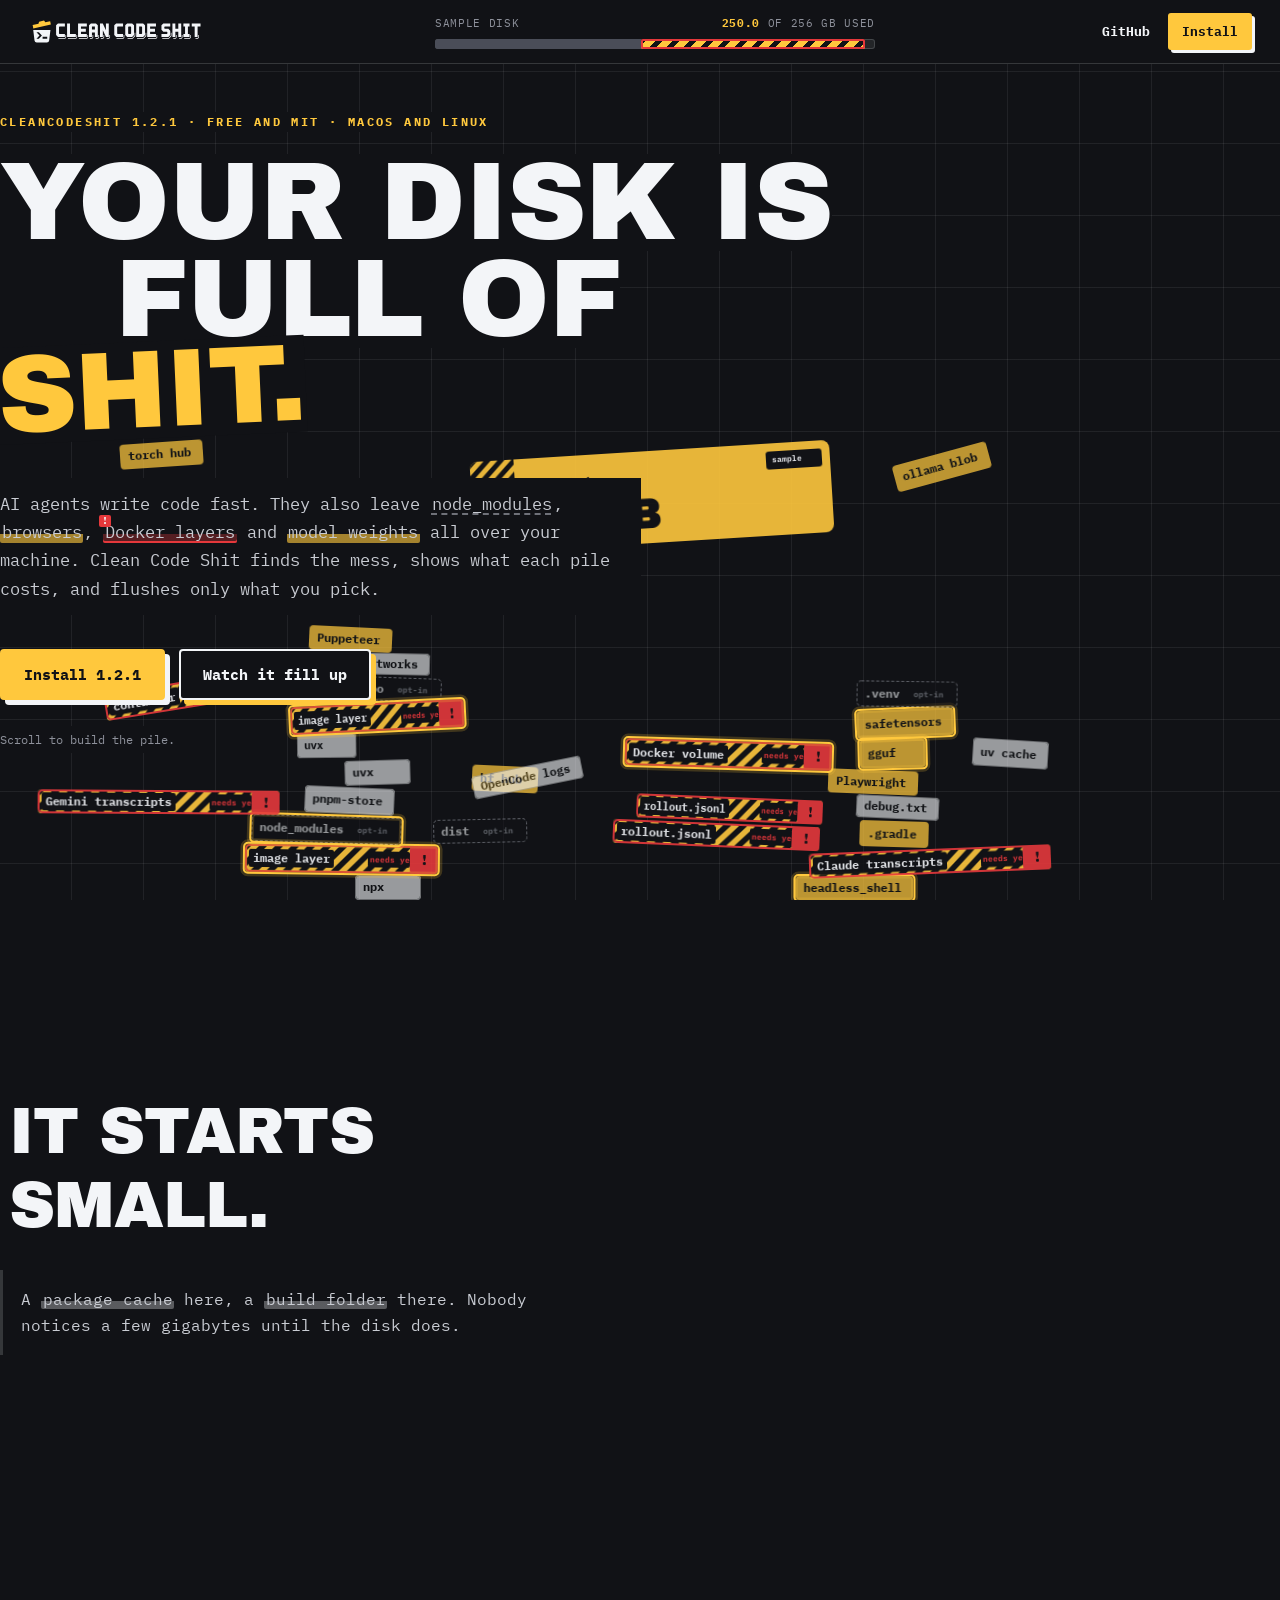
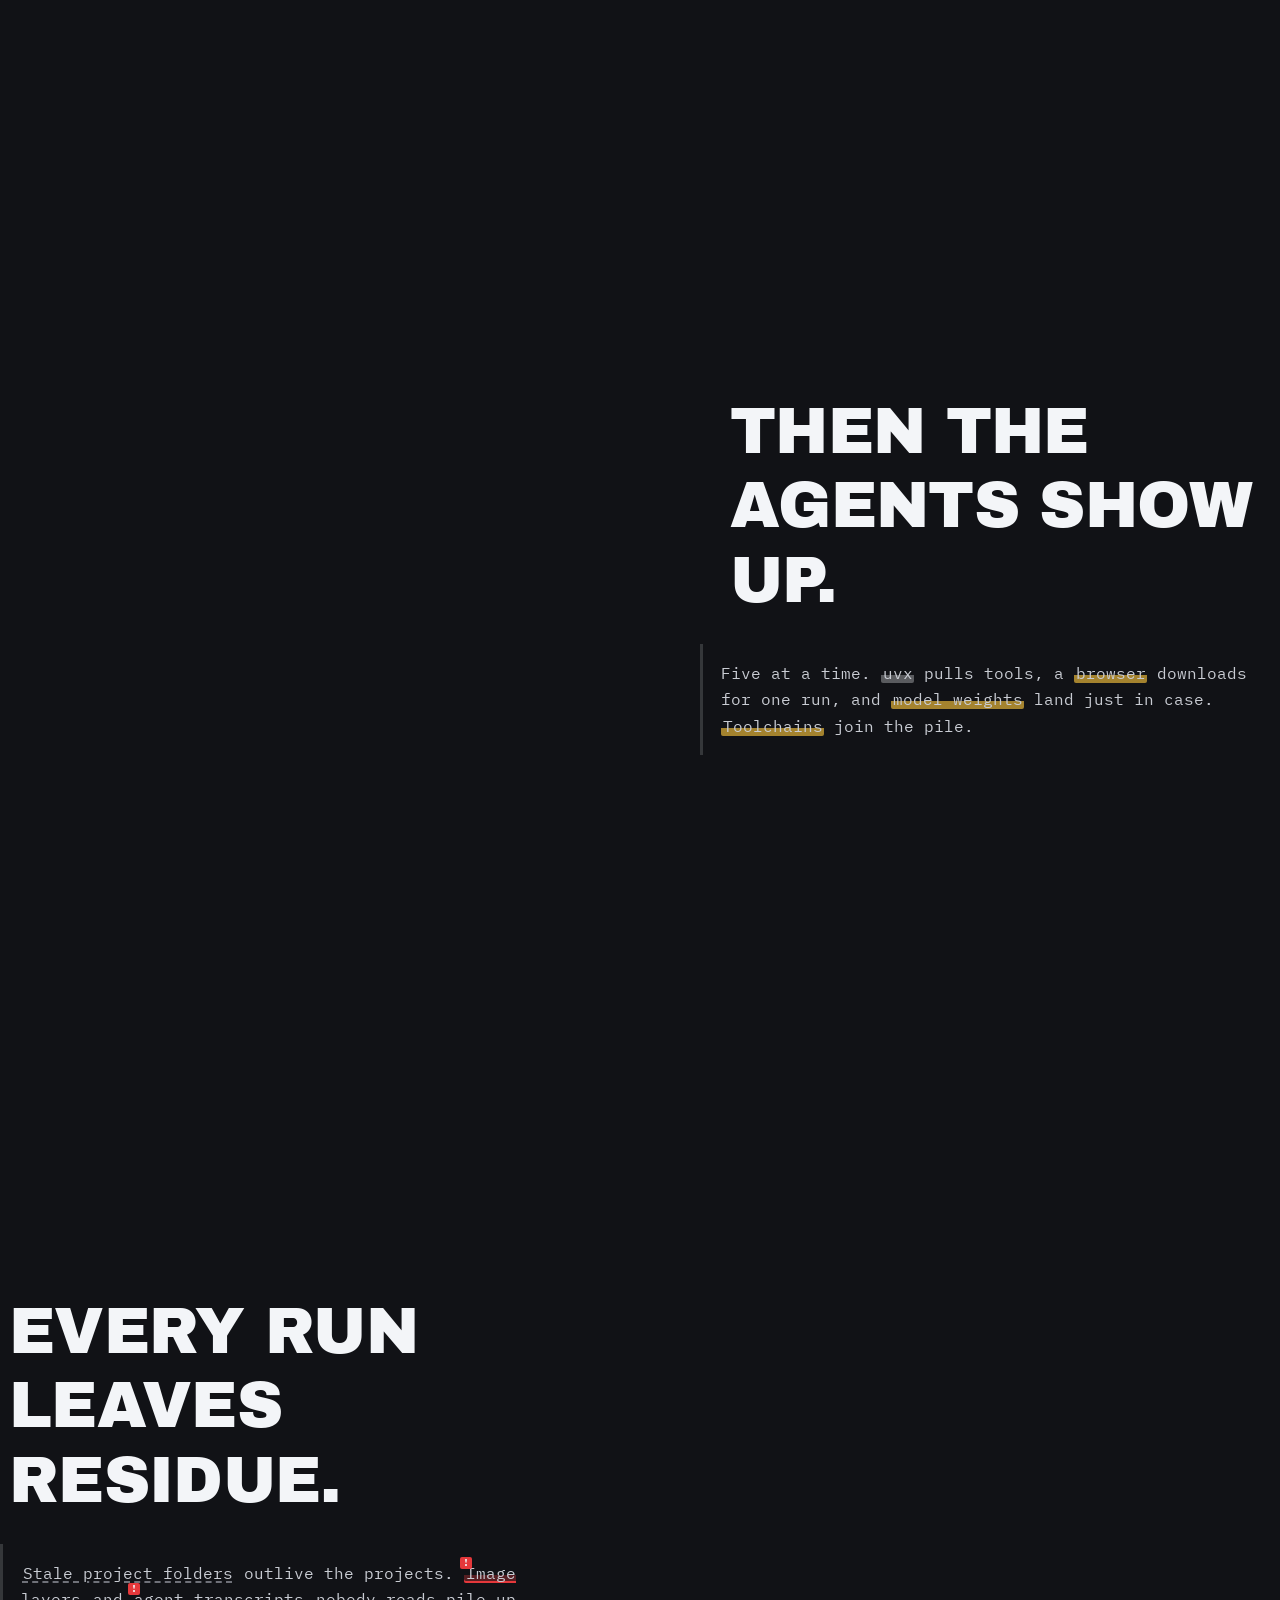
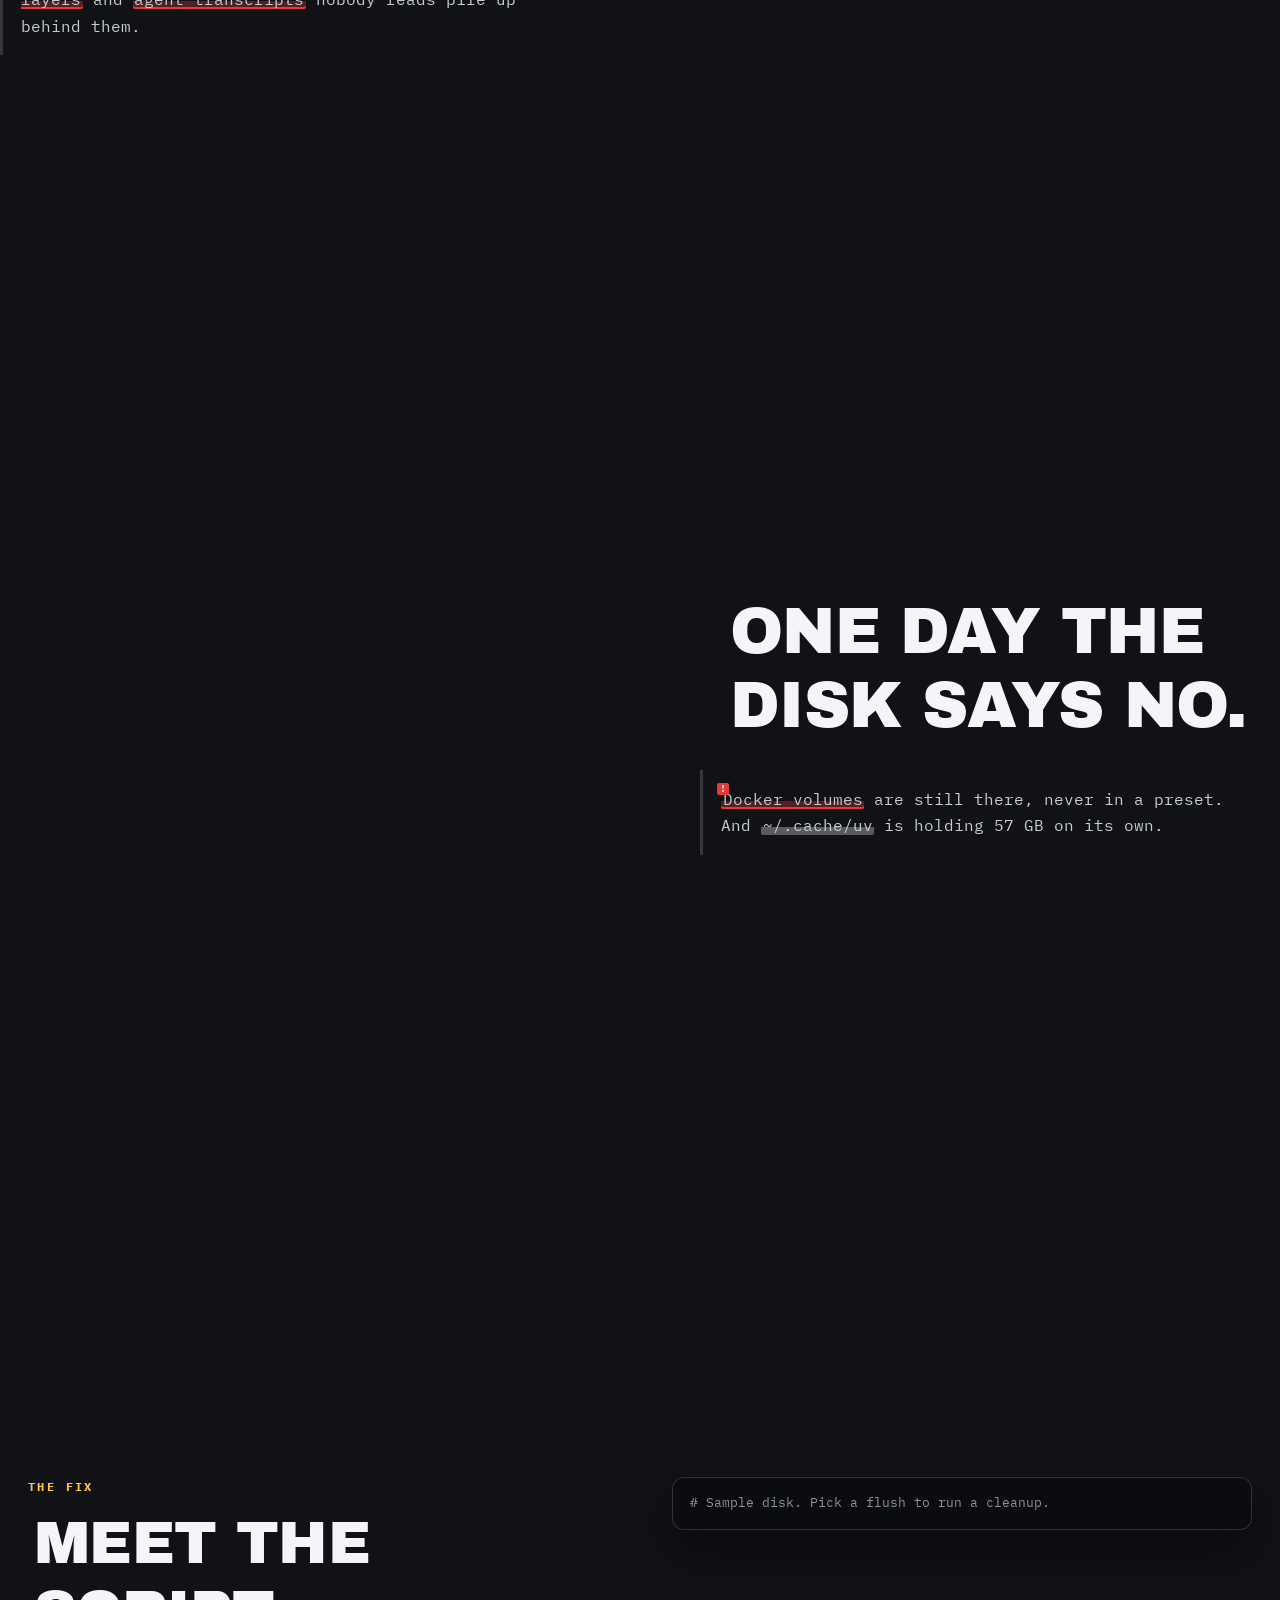
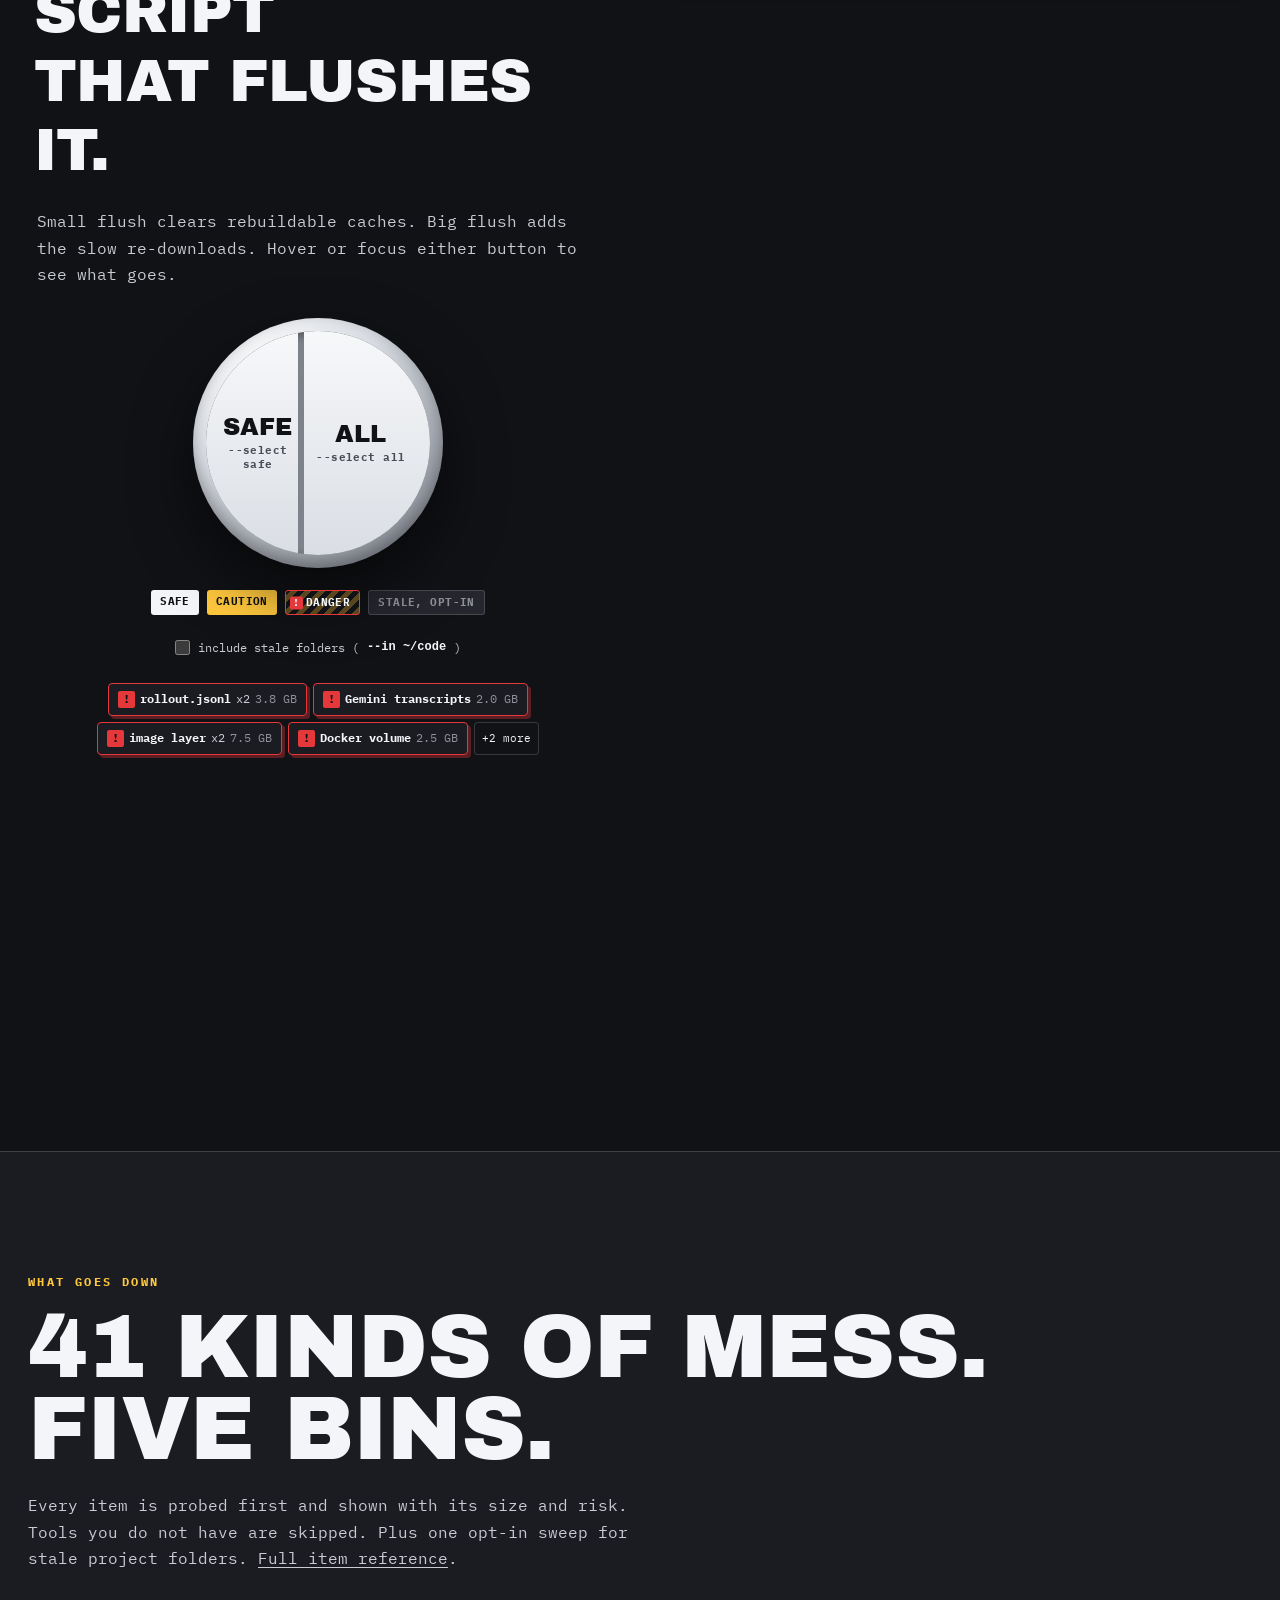
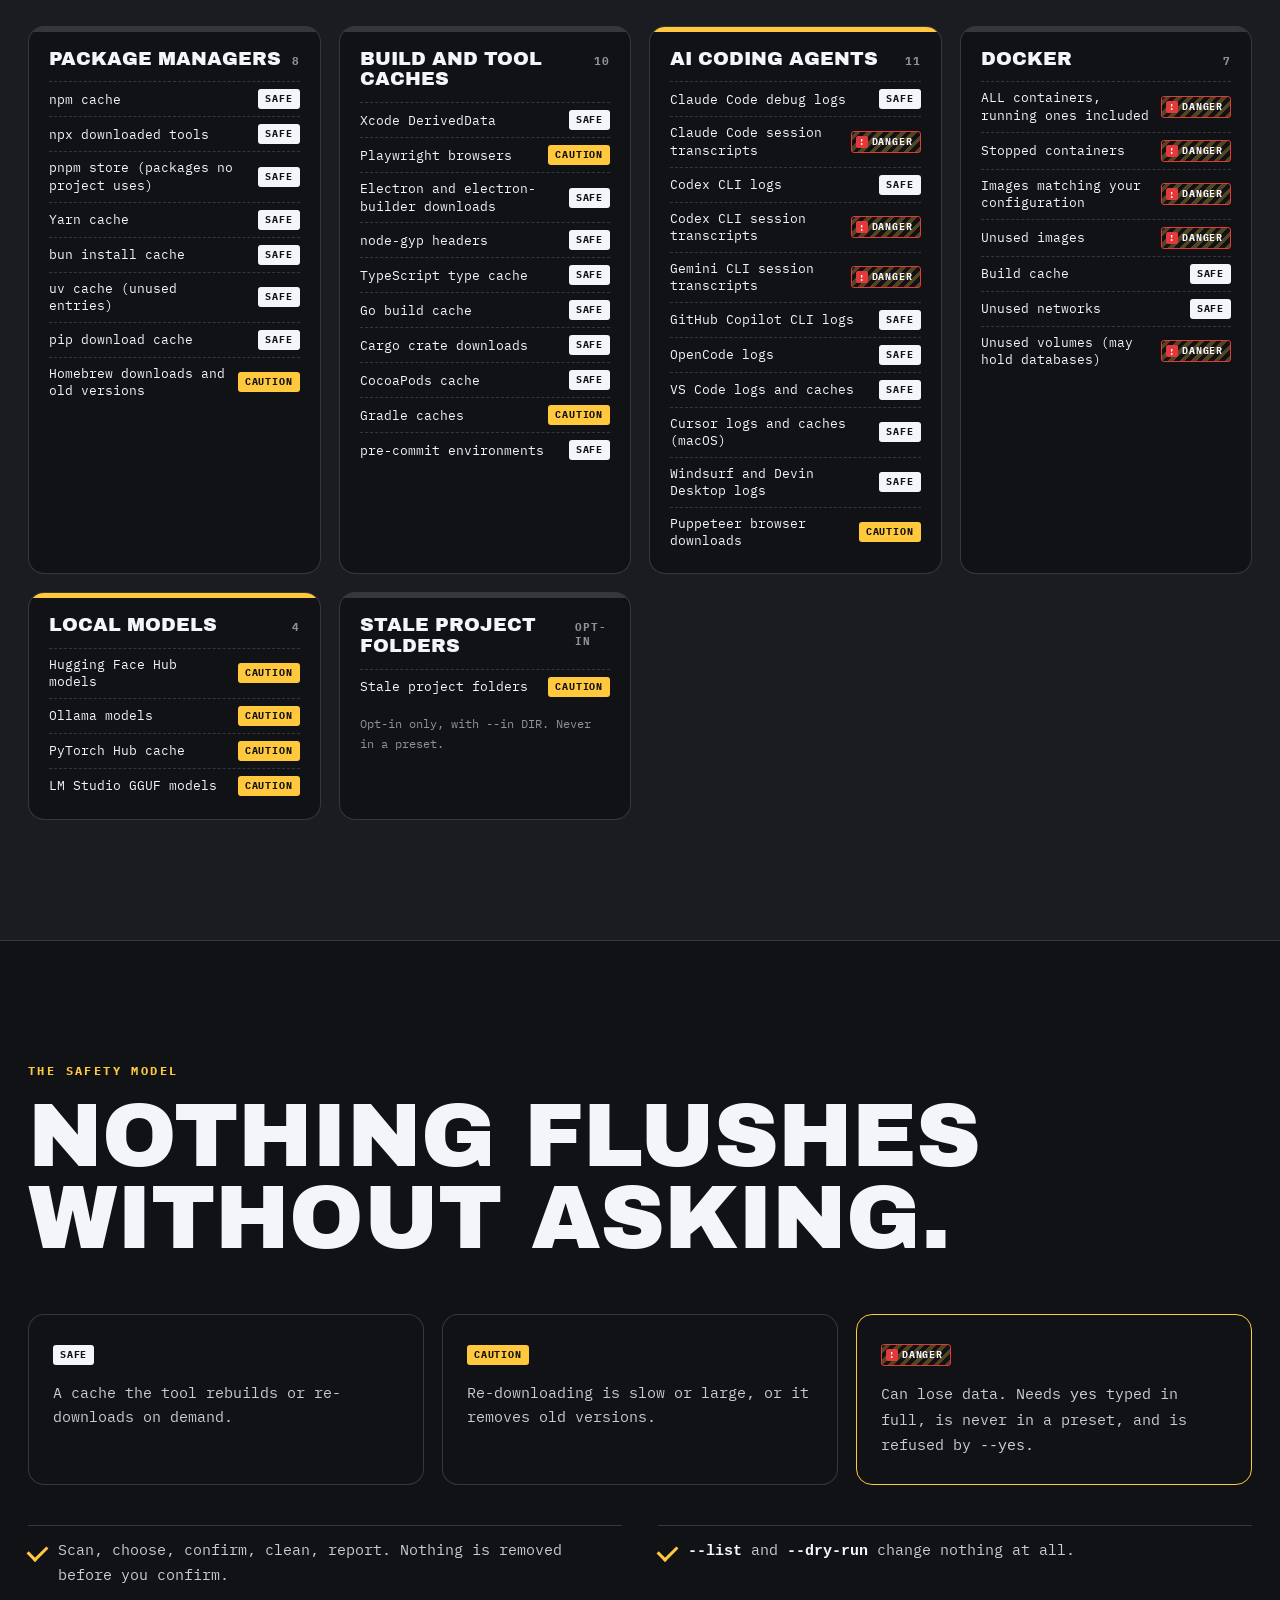
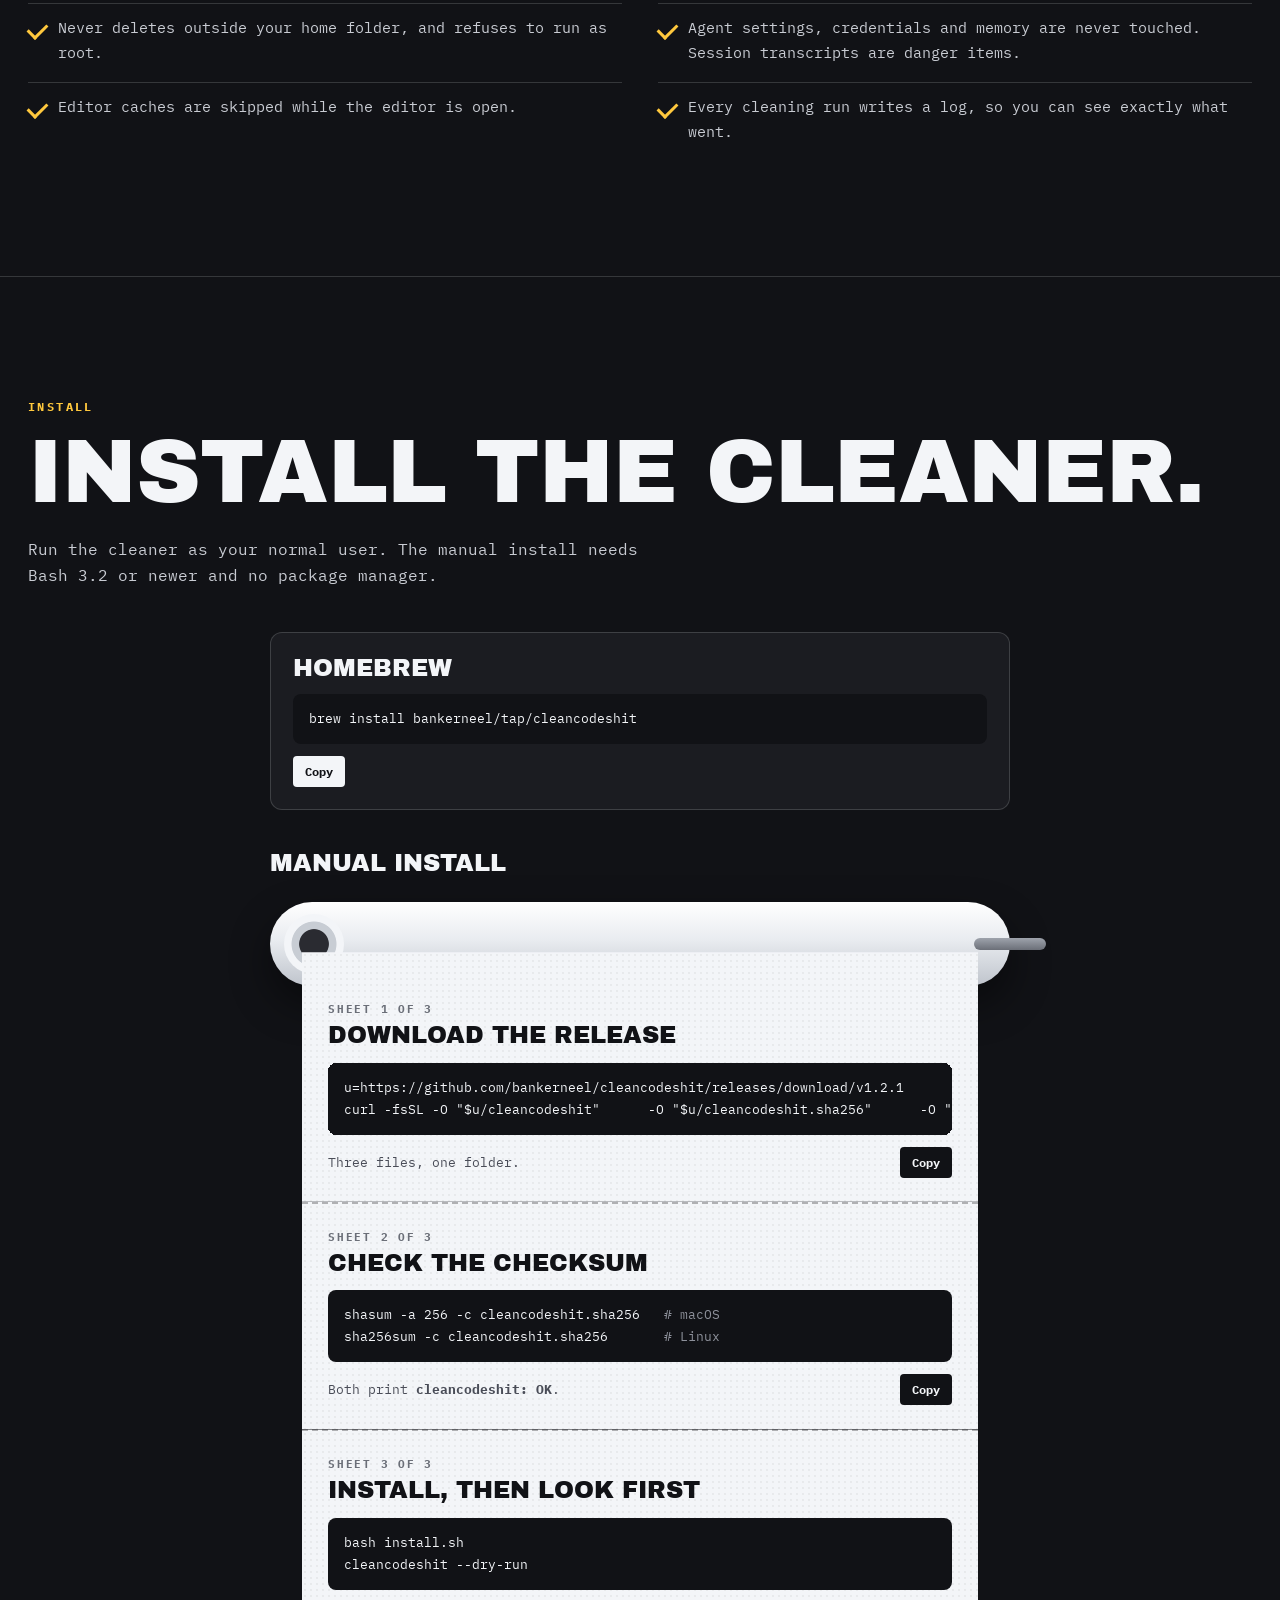
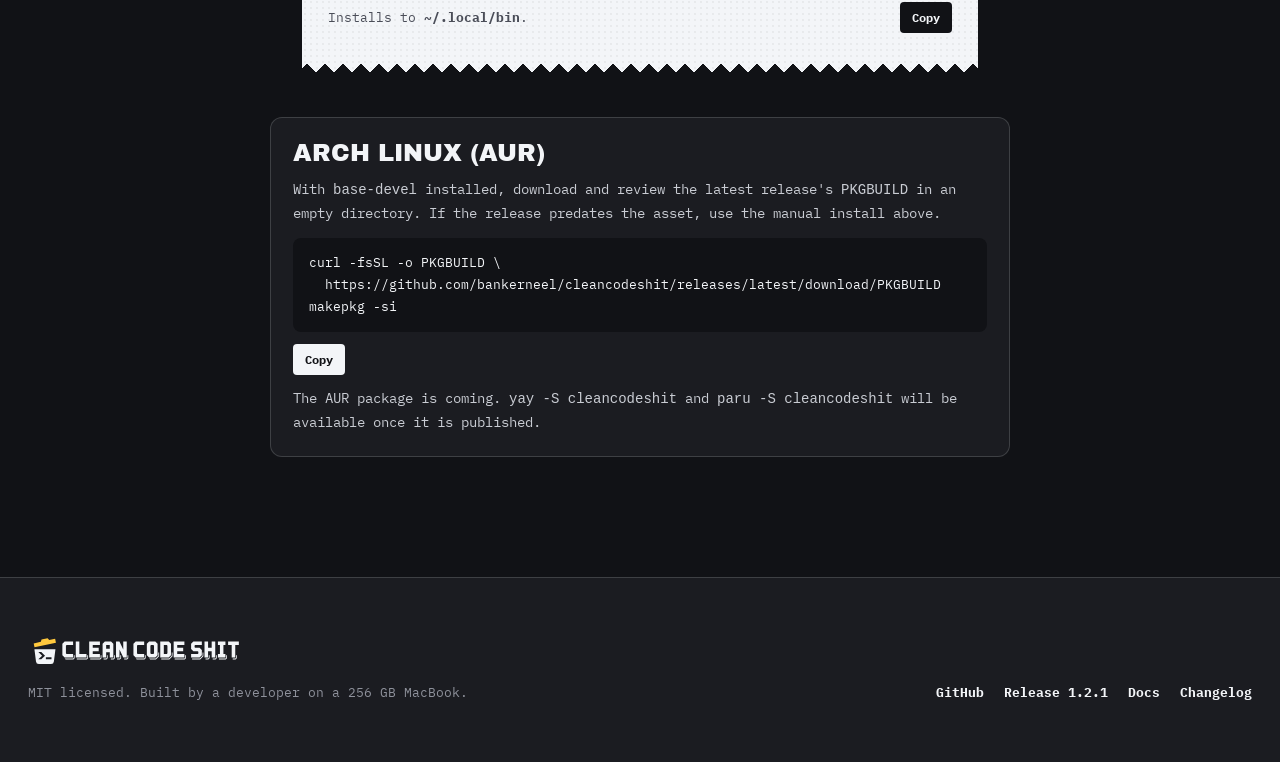
<file: site/index.html>
<!doctype html>
<html lang="en">
<head>
<meta charset="utf-8">
<meta name="viewport" content="width=device-width, initial-scale=1">
<title>Clean Code Shit | Clean up what AI coding agents leave behind</title>
<meta name="description" content="AI coding agents leave caches, browsers, Docker layers and model weights all over your disk. Find the mess, preview the cleanup, flush only what you pick. Free and open source for macOS and Linux.">
<meta name="color-scheme" content="dark">
<meta name="theme-color" content="#111216">
<link rel="canonical" href="https://cleancodeshit.app/">
<meta property="og:type" content="website">
<meta property="og:site_name" content="Clean Code Shit">
<meta property="og:title" content="Clean Code Shit | Clean up what AI coding agents leave behind">
<meta property="og:description" content="AI coding agents leave caches, browsers, Docker layers and model weights all over your disk. Find the mess, preview the cleanup, flush only what you pick. Free and open source for macOS and Linux.">
<meta property="og:url" content="https://cleancodeshit.app/">
<meta property="og:image" content="https://cleancodeshit.app/og.png">
<meta property="og:image:type" content="image/png">
<meta property="og:image:width" content="1200">
<meta property="og:image:height" content="630">
<meta property="og:image:alt" content="Clean Code Shit. Find the mess. Flush what you choose. Clean up what AI coding agents leave behind. macOS and Linux.">
<meta name="twitter:card" content="summary_large_image">
<meta name="twitter:title" content="Clean Code Shit | Clean up what AI coding agents leave behind">
<meta name="twitter:description" content="AI coding agents leave caches, browsers, Docker layers and model weights all over your disk. Find the mess, preview the cleanup, flush only what you pick. Free and open source for macOS and Linux.">
<meta name="twitter:image" content="https://cleancodeshit.app/og.png">
<meta name="twitter:image:alt" content="Clean Code Shit. Find the mess. Flush what you choose.">
<link rel="icon" href="assets/brand/favicon.ico" sizes="any">
<link rel="icon" href="assets/brand/favicon.svg" type="image/svg+xml">
<link rel="apple-touch-icon" href="assets/brand/apple-touch-icon.png" sizes="180x180">
<link rel="manifest" href="site.webmanifest">
<link rel="stylesheet" href="assets/app.css">

</head>
<body data-version="1.2.1">

<div class="loader" id="loader" aria-hidden="true">
  <div class="loader__box">
    <svg viewBox="0 0 32 32">
      <g class="lid"><path fill="#FFC83D" d="M4 7.8 11.65 6.17 12.36 3.55 18.83 2.17 20.56 4.27 26.86 2.93 27.75 7.2 4.89 12.07Z"/></g>
      <g class="poo"><path transform="scale(.36)" d="M15 2c2 2 1.4 3.8-.2 4.6 3.6.2 5.8 2.2 5.5 4.6 3.3.5 5.2 2.7 4.9 5.3 2.7.8 4 3 3.5 5.4-.7 3-3.8 4.6-8.2 4.6h-11c-4.4 0-7.5-1.6-8.2-4.6-.5-2.4.8-4.6 3.5-5.4-.3-2.6 1.6-4.8 4.9-5.3-.3-2.4 1.9-4.4 5.3-4.6z" fill="#7B5236" stroke="#111216" stroke-width="1.6"/></g>
      <path fill="#F3F5F8" fill-rule="evenodd" d="M4.8 14H27.2L25.53 27.3Q25.2 30 22.54 30H9.46Q6.8 30 6.47 27.3ZM9 17H12.1L16.1 21 12.1 25H9L13 21ZM17 22.65H23V25H17Z"/>
    </svg>
    <p>Indexing your <b>mess</b></p>
  </div>
</div>

<canvas id="pile" aria-hidden="true"></canvas>

<header class="top">
  <a class="brand" href="#top" aria-label="Clean Code Shit, back to top"><img src="assets/brand/logo-dark.svg" alt="Clean Code Shit" width="410" height="64"></a>
  <div class="disk" id="disk" role="img" aria-label="Sample disk usage meter">
    <div class="disk__row"><span><span class="nm">Sample disk</span></span><span><b id="usedGB">140.0</b><span class="of"> of 256 GB used</span><span class="of2"> / 256 GB</span></span></div>
    <div class="disk__bar"><i class="seg sys"></i><i class="seg junk" id="junkSeg"></i></div>
  </div>
  <nav><a class="gh" href="https://github.com/bankerneel/cleancodeshit">GitHub</a><a class="mini" href="#install">Install</a></nav>
</header>

<div class="toast" id="toast" role="status" aria-live="polite">
  <button type="button" id="toastX" aria-label="Dismiss">&times;</button>
  <b>One cache. 57 GB.</b>
  <span>That is a lot of disk for packages you already installed.</span><br>
  <a href="#flush">Flush it</a>
</div>

<main>
  <section class="hero wrap" id="top" data-fill=".15">
    <p class="kicker">cleancodeshit 1.2.1 · free and MIT · macOS and Linux</p>
    <h1><span>Your disk is</span><span class="l2">full of</span><span class="l3">shit.</span></h1>
    <p class="lede">AI agents write code fast. They also leave <mark class="junk stale" tabindex="0" data-tag="stale · 9.8 GB" data-labels="node_modules">node_modules</mark>, <mark class="junk caution" tabindex="0" data-tag="caution · browser downloads" data-labels="chromium, headless_shell">browsers</mark>, <mark class="junk danger" tabindex="0" data-tag="danger · containers and images" data-labels="Docker volume, image layer">Docker layers</mark> and <mark class="junk caution" tabindex="0" data-tag="caution · large re-download" data-labels="gguf, safetensors">model weights</mark> all over your machine. Clean Code Shit finds the mess, shows what each pile costs, and flushes only what you pick.</p>
    <div class="cta"><a class="btn" href="#install">Install 1.2.1</a><a class="btn ghost" href="#story">Watch it fill up</a></div>
    <p class="hint">Scroll to build the pile.</p>
  </section>

  <div id="story">
    <section class="step wrap" data-fill=".3">
      <div class="inner">

        <h2><span>It starts small.</span></h2>
        <p>A <mark class="junk safe" tabindex="0" data-tag="safe · package downloads" data-labels="npx, uv cache, pip wheels, pnpm-store">package cache</mark> here, a <mark class="junk safe" tabindex="0" data-tag="safe · rebuildable" data-labels="go-build, DerivedData, debug.txt, build cache">build folder</mark> there. Nobody notices a few gigabytes until the disk does.</p>
      </div>
    </section>
    <section class="step right wrap" data-fill=".5">
      <div class="inner">

        <h2><span>Then the agents show up.</span></h2>
        <p>Five at a time. <mark class="junk safe" tabindex="0" data-tag="safe · 3.4 GB" data-labels="uvx">uvx</mark> pulls tools, a <mark class="junk caution" tabindex="0" data-tag="caution · browser downloads" data-labels="chromium, headless_shell">browser</mark> downloads for one run, and <mark class="junk caution" tabindex="0" data-tag="caution · large re-download" data-labels="gguf, safetensors, ollama blob, torch hub">model weights</mark> land just in case. <mark class="junk caution" tabindex="0" data-tag="caution · slow re-download" data-labels=".gradle, Homebrew">Toolchains</mark> join the pile.</p>
      </div>
    </section>
    <section class="step wrap" data-fill=".75">
      <div class="inner">

        <h2><span>Every run leaves residue.</span></h2>
        <p><mark class="junk stale" tabindex="0" data-tag="stale · opt-in" data-labels="node_modules, .venv, target, .next, dist, .turbo">Stale project folders</mark> outlive the projects. <mark class="junk danger" tabindex="0" data-tag="danger · 14.6 GB" data-labels="image layer">Image layers</mark> and <mark class="junk danger" tabindex="0" data-tag="danger · 1.1 GB" data-labels="rollout.jsonl">agent transcripts</mark> nobody reads pile up behind them.</p>
      </div>
    </section>
    <section class="step right wrap" data-fill="1" data-slab>
      <div class="inner">

        <h2><span>One day the disk says no.</span></h2>
        <p><mark class="junk danger" tabindex="0" data-tag="danger · needs yes" data-labels="Docker volume, container, image layer">Docker volumes</mark> are still there, never in a preset. And <mark class="junk safe" tabindex="0" data-tag="sample · 57 GB" data-labels="~/.cache/uv">~/.cache/uv</mark> is holding 57&nbsp;GB on its own.</p>
      </div>
    </section>
  </div>

  <section class="flush wrap" id="flush">
    <div class="flush__controls">
      <div class="flush__intro">
        <p class="kicker">the fix</p>
        <h2><span>Meet the script</span><br><span>that flushes it.</span></h2>
        <p>Small flush clears rebuildable caches. Big flush adds the slow re-downloads. Hover or focus either button to see what goes.</p>
      </div>
      <div class="dual" role="group" aria-label="Flush with a preset">
        <div class="dual__in">
          <button type="button" class="small" data-preset="safe" aria-label="Small flush: clean safe items">safe<small>--select safe</small></button>
          <button type="button" class="big" data-preset="all" aria-label="Big flush: clean safe and caution items">all<small>--select all</small></button>
        </div>
      </div>
      <div class="legend" aria-label="Risk legend">
        <span class="lg lg-safe">safe</span>
        <span class="lg lg-caution">caution</span>
        <span class="lg lg-danger">danger</span>
        <span class="lg lg-stale">stale, opt-in</span>
      </div>
      <label class="stale-toggle"><input type="checkbox" id="include-stale"> include stale folders (<code>--in ~/code</code>)</label>
      <div id="danger-items" role="group" aria-label="Danger items that need confirmation"></div>
      <div id="danger-confirm"></div>
      <button type="button" class="again" id="again" hidden>Refill the pile</button>
    </div>
    <div class="flush__result">
      <div class="term" id="term" role="region" aria-label="Sample terminal">
        <pre class="term__log" id="term-log" tabindex="0" aria-label="Cleanup commands and items"><span class="mute"># Sample disk. Pick a flush to run a cleanup.</span></pre>
        <div class="term__summary" id="term-summary" aria-live="polite" hidden></div>
      </div>
    </div>
  </section>

  <section class="opaque sec" id="finds">
    <div class="wrap">
      <p class="kicker">what goes down</p>
      <h2>41 kinds of mess.<br>Five bins.</h2>
      <p class="intro">Every item is probed first and shown with its size and risk. Tools you do not have are skipped. Plus one opt-in sweep for stale project folders. <a href="https://github.com/bankerneel/cleancodeshit/blob/main/docs/items.md">Full item reference</a>.</p>
      <div class="bins" id="bins"></div>
    </div>
  </section>

  <section class="opaque sec" id="safety">
    <div class="wrap">
      <p class="kicker">the safety model</p>
      <h2>Nothing flushes<br>without asking.</h2>
      <div class="rules">
        <div class="rule"><span class="r safe">safe</span><p>A cache the tool rebuilds or re-downloads on demand.</p></div>
        <div class="rule"><span class="r caution">caution</span><p>Re-downloading is slow or large, or it removes old versions.</p></div>
        <div class="rule d"><span class="r danger">danger</span><p>Can lose data. Needs <code>yes</code> typed in full, is never in a preset, and is refused by <code>--yes</code>.</p></div>
      </div>
      <ul class="promises">
        <li>Scan, choose, confirm, clean, report. Nothing is removed before you confirm.</li>
        <li><code>--list</code> and <code>--dry-run</code> change nothing at all.</li>
        <li>Never deletes outside your home folder, and refuses to run as root.</li>
        <li>Agent settings, credentials and memory are never touched. Session transcripts are danger items.</li>
        <li>Editor caches are skipped while the editor is open.</li>
        <li>Every cleaning run writes a log, so you can see exactly what went.</li>
      </ul>
    </div>
  </section>

  <section class="opaque sec install" id="install">
    <div class="wrap">
      <p class="kicker">install</p>
      <h2>Install the cleaner.</h2>
      <p class="intro">Run the cleaner as your normal user. The manual install needs Bash 3.2 or newer and no package manager.</p>
      <div class="package-install">
        <h3>Homebrew</h3>
        <pre id="brew">brew install bankerneel/tap/cleancodeshit</pre>
        <button type="button" class="copy" data-copy="brew">Copy</button>
      </div>
      <h3 class="install-manual">Manual install</h3>
      <div class="rollwrap">
        <div class="roll" aria-hidden="true"></div>
        <div class="sheets">
          <div class="sheet">
            <p class="sn">sheet 1 of 3</p>
            <h3>Download the release</h3>
            <pre id="s1">u=https://github.com/bankerneel/cleancodeshit/releases/download/v1.2.1
curl -fsSL -O "$u/cleancodeshit"      -O "$u/cleancodeshit.sha256"      -O "$u/install.sh"</pre>
            <div class="row"><span>Three files, one folder.</span><button type="button" class="copy" data-copy="s1">Copy</button></div>
          </div>
          <div class="sheet">
            <p class="sn">sheet 2 of 3</p>
            <h3>Check the checksum</h3>
            <pre id="s2">shasum -a 256 -c cleancodeshit.sha256   <span class="c"># macOS</span>
sha256sum -c cleancodeshit.sha256       <span class="c"># Linux</span></pre>
            <div class="row"><span>Both print <b>cleancodeshit: OK</b>.</span><button type="button" class="copy" data-copy="s2">Copy</button></div>
          </div>
          <div class="sheet">
            <p class="sn">sheet 3 of 3</p>
            <h3>Install, then look first</h3>
            <pre id="s3">bash install.sh
cleancodeshit --dry-run</pre>
            <div class="row"><span>Installs to <b>~/.local/bin</b>.</span><button type="button" class="copy" data-copy="s3">Copy</button></div>
          </div>
        </div>
      </div>
      <div class="package-install">
        <h3>Arch Linux (AUR)</h3>
        <p>With <code>base-devel</code> installed, download and review the latest release's <code>PKGBUILD</code> in an empty directory. If the release predates the asset, use the manual install above.</p>
        <pre id="arch-install">curl -fsSL -o PKGBUILD \
  https://github.com/bankerneel/cleancodeshit/releases/latest/download/PKGBUILD
makepkg -si</pre>
        <button type="button" class="copy" data-copy="arch-install">Copy</button>
        <p>The AUR package is coming. <code>yay -S cleancodeshit</code> and <code>paru -S cleancodeshit</code> will be available once it is published.</p>
      </div>
    </div>
  </section>
</main>

<footer>
  <div class="wrap foot">
    <div>
      <img src="assets/brand/logo-dark.svg" alt="Clean Code Shit" width="410" height="64">
      <p>MIT licensed. Built by a developer on a 256 GB MacBook.</p>
    </div>
    <nav aria-label="Footer">
      <a href="https://github.com/bankerneel/cleancodeshit">GitHub</a>
      <a href="https://github.com/bankerneel/cleancodeshit/releases/tag/v1.2.1">Release 1.2.1</a>
      <a href="https://github.com/bankerneel/cleancodeshit#readme">Docs</a>
      <a href="https://github.com/bankerneel/cleancodeshit/blob/main/CHANGELOG.md">Changelog</a>
    </nav>
  </div>
</footer>

<script src="assets/app.js" defer></script>
</body>
</html>
</file>
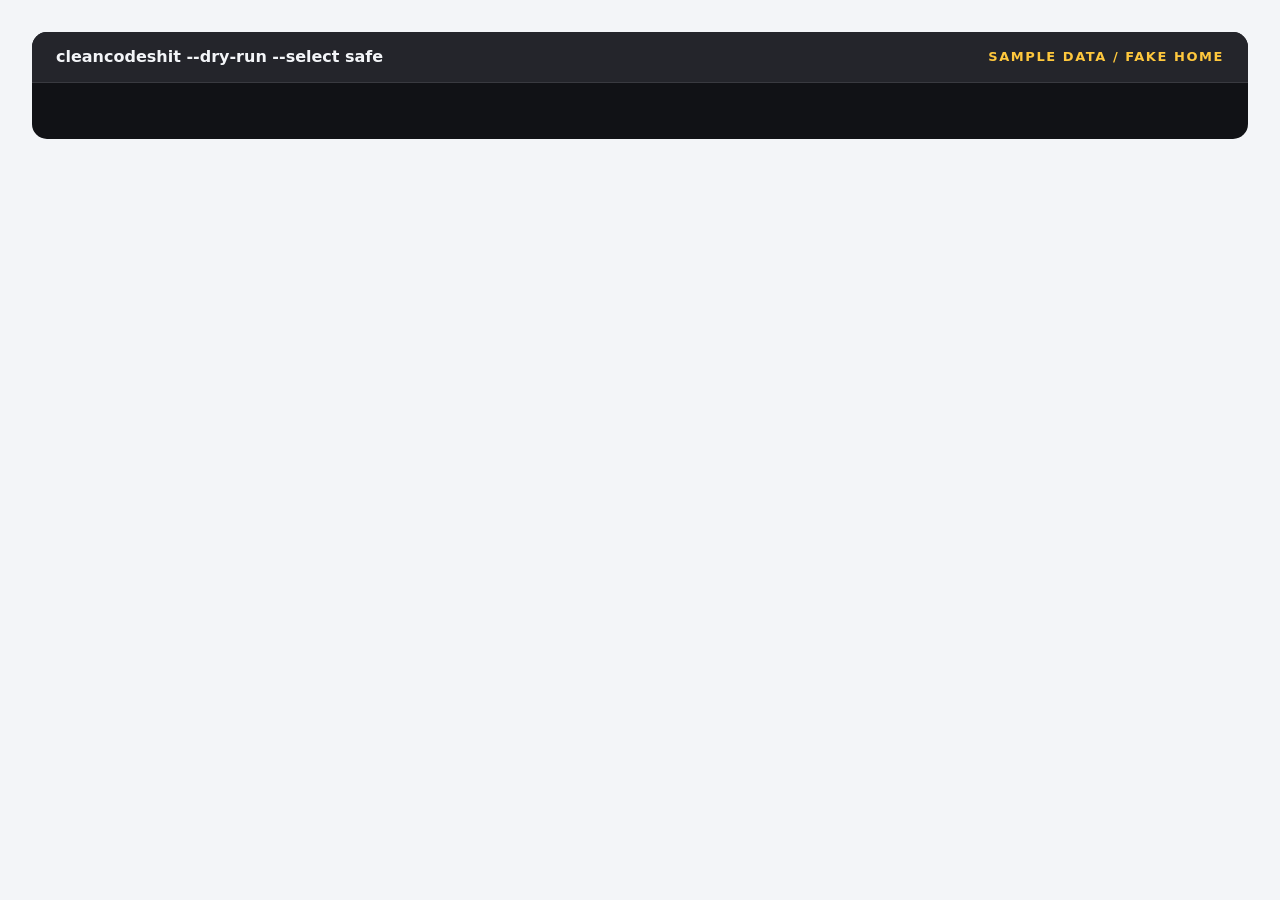
<file: tools/readme-shot/terminal.html>
<!doctype html>
<meta charset="utf-8">
<title>Clean Code Shit sample terminal</title>
<style>
*{box-sizing:border-box}
body{margin:0;padding:32px;background:#f3f5f8;color:#f3f5f8}
main{border-radius:15px;background:#111216;overflow:hidden;padding-bottom:16px}
header{padding:16px 24px;background:#24252b;border-bottom:1px solid #393a40;font:600 16px/1.15 system-ui}
small{float:right;color:#ffc83d;font:600 13px/1.4 system-ui;letter-spacing:.12em}
pre{margin:0;padding:20px 24px;font:14px/1.48 Consolas,monospace;white-space:pre;color:#f3f5f8}
.group,.dry{color:#ffc83d;font-weight:700}
</style>
<main><header>cleancodeshit --dry-run --select safe<small>SAMPLE DATA / FAKE HOME</small></header>
<pre><!-- transcript --></pre></main>
</file>
<file: site/assets/app.css>
@font-face{font-family:"Archivo Black";src:url(fonts/archivo-black-latin-400-normal.woff2) format("woff2");font-weight:400;font-display:swap}
@font-face{font-family:"Plex Mono";src:url(fonts/ibm-plex-mono-latin-400-normal.woff2) format("woff2");font-weight:400;font-display:swap}
@font-face{font-family:"Plex Mono";src:url(fonts/ibm-plex-mono-latin-700-normal.woff2) format("woff2");font-weight:700;font-display:swap}

:root{
  --ink:#111216;--ink2:#1B1C21;--ink3:#26272E;--paper:#F3F5F8;--soft:#C9CCD3;--dim:#8E919B;--yellow:#FFC83D;--red:#E5383B;
  --line:rgba(243,245,248,.075);--line2:rgba(243,245,248,.16);
  --display:"Archivo Black",Impact,"Arial Black",sans-serif;
  --mono:"Plex Mono",ui-monospace,Menlo,Consolas,monospace;
  --poop:url("data:image/svg+xml,%3Csvg xmlns='http://www.w3.org/2000/svg' width='30' height='30' viewBox='0 0 32 32'%3E%3Cpath d='M15 2c2 2 1.4 3.8-.2 4.6 3.6.2 5.8 2.2 5.5 4.6 3.3.5 5.2 2.7 4.9 5.3 2.7.8 4 3 3.5 5.4-.7 3-3.8 4.6-8.2 4.6h-11c-4.4 0-7.5-1.6-8.2-4.6-.5-2.4.8-4.6 3.5-5.4-.3-2.6 1.6-4.8 4.9-5.3-.3-2.4 1.9-4.4 5.3-4.6z' fill='%237B5236' stroke='%23111216' stroke-width='1.6' stroke-linejoin='round'/%3E%3Cpath d='M8.6 16.8c4.2 1.5 10.6 1.5 14.8 0M10.6 11.6c3 1.1 7 1.1 10 0M5.6 22.2c6 1.9 14.8 1.9 20.8 0' fill='none' stroke='%23111216' stroke-width='1.2' stroke-linecap='round' opacity='.55'/%3E%3Cpath d='M11 8.8c1.2-.6 2.2-.8 3.2-.8' fill='none' stroke='%23F3F5F8' stroke-width='1.3' stroke-linecap='round' opacity='.7'/%3E%3C/svg%3E") 14 2, auto;
}
*{box-sizing:border-box;margin:0;padding:0}
html{scroll-behavior:smooth;overflow-x:clip;background:var(--ink)}
body{background:var(--ink);color:var(--paper);font:400 16px/1.65 var(--mono);overflow-x:clip;cursor:var(--poop);-webkit-font-smoothing:antialiased;text-rendering:optimizeLegibility}
@media (pointer:coarse){body{cursor:auto}}
a,button,[tabindex]{cursor:pointer}
a{color:inherit}
::selection{background:var(--yellow);color:var(--ink)}
:focus-visible{outline:3px solid var(--yellow);outline-offset:3px}

/* static bathroom tiles; the canvas owns the bottom band */
body::before{content:"";position:fixed;inset:0;z-index:0;pointer-events:none;
  background-image:linear-gradient(var(--line) 1px,transparent 1px),linear-gradient(90deg,var(--line) 1px,transparent 1px);
  background-size:72px 72px;background-position:-1px -1px}
#pile{position:fixed;left:0;bottom:0;z-index:1;pointer-events:none}
main,footer{position:relative;z-index:3}

/* loader */
.loader{position:fixed;inset:0;z-index:60;background:var(--ink);display:grid;place-items:center;transition:opacity .4s ease,visibility .4s}
.loader.done{opacity:0;visibility:hidden}
.loader__box{display:grid;justify-items:center;gap:18px}
.loader svg{width:120px;height:120px;overflow:visible}
.loader .lid{transform-origin:4px 10px;animation:lid 1.1s ease-in-out both}
.loader .poo{animation:drop 1.1s cubic-bezier(.5,0,.75,0) both}
.loader p{font:700 12px var(--mono);letter-spacing:.2em;text-transform:uppercase;color:var(--dim)}
.loader p b{color:var(--yellow)}
@keyframes lid{0%{transform:rotate(0)}18%,62%{transform:rotate(-38deg)}80%,100%{transform:rotate(0)}}
@keyframes drop{0%{transform:translate(9px,-46px) rotate(-14deg);opacity:0}12%{opacity:1}58%{transform:translate(9px,8px) rotate(6deg);opacity:1}64%,100%{transform:translate(9px,12px) scale(.6);opacity:0}}

/* header with the disk meter */
.top{position:fixed;top:0;left:0;right:0;z-index:20;height:64px;display:grid;grid-template-columns:auto 1fr auto;align-items:center;gap:28px;padding:0 28px;
  background:var(--ink);border-bottom:1px solid var(--line2)}
.brand img{display:block;width:180px;height:auto}
.disk{justify-self:center;width:min(440px,100%);min-width:0}
.disk__row{display:flex;justify-content:space-between;gap:12px;font-size:11px;letter-spacing:.06em;text-transform:uppercase;color:var(--dim);margin-bottom:6px;white-space:nowrap}
.disk__row b{color:var(--paper);font-weight:700}
.disk__row .of2{display:none}
.disk__bar{position:relative;height:10px;border-radius:3px;background:rgba(243,245,248,.08);display:flex;overflow:hidden;box-shadow:inset 0 0 0 1px var(--line2)}
.seg{display:block;height:100%}
.seg.sys{width:46.875%;background:#4A4D58}
.seg.junk{width:8%;background:var(--yellow);transition:width .7s cubic-bezier(.2,.8,.2,1)}
.disk.full .seg.junk{background:repeating-linear-gradient(-45deg,var(--yellow) 0 7px,#111216 7px 12px);box-shadow:inset 0 0 0 2px var(--red);animation:crawl 1s linear infinite;background-size:200% 100%}
.disk.full .disk__row b{color:var(--yellow)}
@keyframes crawl{to{background-position:-34px 0}}
.top nav{display:flex;gap:18px;align-items:center;font-size:13px;font-weight:700}
.top nav a{text-decoration:none}
.top nav a:not(.mini):hover{color:var(--yellow)}
.mini{background:var(--yellow);color:var(--ink);padding:8px 14px;border-radius:3px;box-shadow:3px 3px 0 var(--paper);transition:transform .15s,box-shadow .15s}
.mini:hover{transform:translate(-1px,-1px);box-shadow:4px 4px 0 var(--paper)}

/* toast */
.toast{position:fixed;top:80px;right:24px;z-index:21;width:min(340px,calc(100vw - 32px));background:#1F2026;border:1px solid var(--line2);border-radius:14px;padding:14px 16px 14px 60px;
  box-shadow:0 20px 50px rgba(0,0,0,.5);transform:translateX(calc(100% + 40px));transition:transform .5s cubic-bezier(.2,.9,.2,1.1);font-size:13px;line-height:1.5}
.toast:not(.show){visibility:hidden}.toast.show{transform:none}
.toast::before{content:"";position:absolute;left:16px;top:16px;width:30px;height:30px;border-radius:8px;border:2px solid var(--red);
  background:repeating-linear-gradient(-45deg,var(--yellow) 0 5px,#111216 5px 9px)}
.toast b{display:block;font-size:14px}
.toast span{color:var(--soft)}
.toast a{display:inline-block;margin-top:8px;color:var(--yellow);font-weight:700;text-decoration:none}
.toast button{position:absolute;top:8px;right:10px;background:none;border:0;color:var(--dim);font:700 16px var(--mono)}

/* type */
.wrap{max-width:1280px;margin:0 auto;padding:0 28px}
.hero .kicker,.flush .kicker{width:max-content;max-width:100%;background:var(--ink)}
.kicker{font-size:12px;font-weight:700;letter-spacing:.2em;text-transform:uppercase;color:var(--yellow)}
h1,h2{font-family:var(--display);font-weight:400;text-transform:uppercase;letter-spacing:-.01em}

/* hero */
.hero{min-height:100svh;padding:112px 0 24svh;display:flex;flex-direction:column;justify-content:center}
.hero h1{font-size:clamp(50px,8.6vw,132px);line-height:.88;margin:22px 0 34px}
.hero h1 span{display:block;width:fit-content;max-width:100%;background:var(--ink)}
.hero h1 .l2{padding-left:9vw}
.hero h1 .l3{color:var(--yellow);display:inline-block;transform:rotate(-2.5deg);transform-origin:left bottom}
.lede{max-width:660px;font-size:17px;color:var(--soft);background:var(--ink);padding:12px 16px;border-left:3px solid var(--line2);margin-left:-19px}
.cta{display:flex;flex-wrap:wrap;gap:14px;margin-top:34px}
.btn{display:inline-flex;align-items:center;gap:10px;font:700 15px var(--mono);text-decoration:none;padding:14px 22px;border-radius:4px;border:2px solid var(--yellow);background:var(--yellow);color:var(--ink);box-shadow:5px 5px 0 var(--paper);transition:transform .15s,box-shadow .15s}
.btn:hover{transform:translate(-2px,-2px);box-shadow:7px 7px 0 var(--paper)}
.btn.ghost{background:var(--ink);color:var(--paper);border-color:var(--paper);box-shadow:5px 5px 0 var(--yellow)}
.btn.ghost:hover{box-shadow:7px 7px 0 var(--yellow)}
.hint{margin-top:26px;font-size:12px;color:var(--dim);background:var(--ink);display:inline-block;padding:4px 8px;margin-left:-8px;align-self:flex-start}
.hint kbd{font:inherit;color:var(--paper);border:1px solid var(--line2);border-radius:3px;padding:0 5px}

/* risk-coloured highlights. data-labels lists the pile chips to light up. */
.junk{position:relative;color:inherit;background:linear-gradient(transparent 62%,rgba(243,245,248,.2) 62%);padding:0 .1em;border-radius:2px;outline-offset:3px}
.junk::after{content:attr(data-tag);position:absolute;left:50%;bottom:calc(100% + 8px);transform:translate(-50%,6px);white-space:nowrap;pointer-events:none;
  font:700 11px/1 var(--mono);letter-spacing:.04em;text-transform:uppercase;padding:6px 8px;border-radius:3px;background:var(--paper);color:var(--ink);box-shadow:3px 3px 0 var(--ink);opacity:0;transition:opacity .18s,transform .18s;z-index:5}
.junk:hover::after,.junk:focus-visible::after,.junk.open::after{opacity:1;transform:translate(-50%,0)}
.junk.safe{background:linear-gradient(transparent 62%,rgba(243,245,248,.32) 62%)}
.junk.caution{background:linear-gradient(transparent 58%,rgba(255,200,61,.62) 58%)}
.junk.stale{color:var(--soft);background:none;text-decoration:underline dashed var(--dim);text-underline-offset:.2em}
.junk.danger{background:linear-gradient(transparent 58%,rgba(229,56,59,.32) 58%);box-shadow:inset 0 -2px 0 var(--red)}
.junk.danger::before{content:"!";position:absolute;left:-.45em;top:-.6em;font:700 10px/1 var(--mono);color:var(--paper);background:var(--red);border-radius:2px;padding:1px 3px;pointer-events:none}

/* story: text stays in the upper 80%, clear of the chip band */
.step{min-height:100svh;padding:14svh 0 24svh;display:flex;align-items:flex-start}
.step h2{font-size:clamp(34px,5vw,72px);line-height:1;max-width:13ch}
.step h2 span{background:var(--ink);-webkit-box-decoration-break:clone;box-decoration-break:clone;padding:.02em .14em;line-height:1.16}
.step p{max-width:580px;margin-top:26px;font-size:16px;color:var(--soft);background:var(--ink);padding:16px 18px;border-left:3px solid var(--line2)}
.step.right .inner{margin-left:auto;width:max-content;max-width:100%}
.step.right h2{margin-left:auto}
.fine{margin-top:18px;font-size:12px;color:var(--dim)}

/* flush */
.flush{min-height:100svh;padding-block:12svh 44svh;display:grid;grid-template-columns:minmax(0,1fr) minmax(0,1fr);gap:clamp(28px,5vw,72px)}
.flush__controls,.flush__result{min-width:0}
.flush__controls{text-align:center}
.flush__intro{text-align:left}
.flush h2{font-size:clamp(36px,4.65vw,72px);line-height:.98;margin-top:12px}
.flush h2 span{background:var(--ink);-webkit-box-decoration-break:clone;box-decoration-break:clone;padding:.02em .10em;line-height:1.16}
.flush__intro > p:last-child{max-width:575px;margin:18px 0 0;color:var(--soft);background:var(--ink);padding:5px 9px}
.dual{position:relative;margin:26px auto 0;width:250px;height:250px;border-radius:50%;padding:13px;
  background:radial-gradient(circle at 32% 24%,#FFFFFF 0%,#D7DBE1 42%,#8C9099 78%,#5E626B 100%);
  box-shadow:0 26px 60px rgba(0,0,0,.55),inset 0 -6px 14px rgba(0,0,0,.25)}
.dual__in{width:100%;height:100%;border-radius:50%;overflow:hidden;display:flex;gap:6px;background:#7E828B;box-shadow:inset 0 3px 8px rgba(0,0,0,.35)}
.dual button{border:0;background:linear-gradient(180deg,#F7F8FA,#DADEE4);color:var(--ink);display:flex;flex-direction:column;align-items:center;justify-content:center;gap:4px;
  font:400 24px/1 var(--display);text-transform:uppercase;transition:transform .12s,filter .2s,background .2s}
.dual .small{flex:0 0 41%;padding-left:12px}
.dual .big{flex:1;padding-right:12px}
.dual button small{font:700 10.5px var(--mono);letter-spacing:.04em;text-transform:none;color:#4A4D58}
.dual button:hover{background:linear-gradient(180deg,#FFFFFF,#E4E7EC)}
.dual button:active,.dual button.pressed{transform:translateY(3px);background:linear-gradient(180deg,#DDE1E6,#C8CDD4);box-shadow:inset 0 4px 10px rgba(0,0,0,.25)}
.dual button:disabled{filter:grayscale(1) brightness(.85);cursor:not-allowed}
/* risk legend: safe porcelain, caution yellow, danger stripes plus red, stale neutral */
.legend{display:flex;flex-wrap:wrap;justify-content:center;gap:8px;margin:22px auto 0;max-width:640px}
.lg{display:inline-block;font:700 10.5px/1 var(--mono);letter-spacing:.04em;text-transform:uppercase;padding:6px 9px;border-radius:3px}
.lg-safe{background:var(--paper);color:var(--ink)}
.lg-caution{background:var(--yellow);color:var(--ink)}
.lg-danger{position:relative;padding-left:20px;color:var(--paper);border:1.5px solid var(--red);
  background:repeating-linear-gradient(-45deg,#59451E 0 5px,var(--ink) 5px 10px)}
.lg-danger::before{content:"!";position:absolute;left:4px;top:50%;transform:translateY(-50%);width:13px;height:13px;display:grid;place-items:center;
  background:var(--red);color:var(--paper);border-radius:2px;font:700 10px/1 var(--mono)}
.lg-stale{border:1px solid var(--line2);color:var(--dim);background:var(--ink3)}
.stale-toggle{display:inline-flex;align-items:center;gap:8px;margin:20px auto 0;padding:3px 6px;background:var(--ink);font-size:12px;color:var(--soft);cursor:pointer}
.stale-toggle input{width:15px;height:15px;accent-color:var(--yellow)}
.stale-toggle code{color:var(--paper);font-weight:700}
.term{position:sticky;top:88px;transform:translateY(var(--term-lift,0px));min-width:0;max-height:min(35svh,330px);
  display:flex;flex-direction:column;text-align:left;background:#0B0C0F;border:1px solid var(--line2);border-radius:12px;
  padding:15px 17px;font:400 13px/1.55 var(--mono);color:var(--paper);box-shadow:0 20px 50px rgba(0,0,0,.45)}
.term__log{min-height:0;max-width:100%;overflow:auto;white-space:pre;font:inherit;scrollbar-color:var(--line2) #0B0C0F}
.term__item{display:inline;white-space:pre}
.term__summary{display:flex;flex-wrap:wrap;gap:3px 16px;flex:none;border-top:1px solid var(--line2);margin-top:10px;padding-top:9px}
.term__summary[hidden]{display:none}
.term .p{color:var(--yellow)}
.term .ok{color:var(--paper)}
.term .tot{color:var(--yellow);font-weight:700}
.term .mute{color:var(--dim)}
.term .danger{color:var(--red);font-weight:700}
.again{margin-top:22px;background:var(--ink);border:2px solid var(--paper);color:var(--paper);font:700 14px var(--mono);padding:11px 18px;border-radius:4px;box-shadow:4px 4px 0 var(--yellow)}
.again:hover{transform:translate(-1px,-1px)}

/* opaque sections */
.opaque{position:relative;z-index:3;background:var(--ink2);border-top:1px solid var(--line2)}
.sec{padding:120px 0}
.sec h2{font-size:clamp(40px,7vw,104px);line-height:.92;margin:14px 0 22px}
.sec .intro{max-width:640px;color:var(--soft)}

/* bins */
.bins{display:grid;grid-template-columns:repeat(auto-fill,minmax(270px,1fr));gap:18px;margin-top:54px}
.bin{background:var(--ink);border:1px solid var(--line2);border-radius:16px;padding:22px 20px 16px;position:relative;overflow:hidden}
.bin::before{content:"";position:absolute;left:0;right:0;top:0;height:5px;background:var(--line2)}
.bin.hot::before{background:var(--yellow)}
.bin h3{font:400 19px/1.1 var(--display);text-transform:uppercase;display:flex;justify-content:space-between;align-items:baseline;gap:10px;margin-bottom:12px}
.bin h3 small{font:700 11px var(--mono);color:var(--dim);letter-spacing:.08em}
.bin ul{list-style:none}
.bin li{display:grid;grid-template-columns:1fr auto;gap:12px;align-items:center;padding:7px 0;border-top:1px dashed var(--line2);font-size:13px;line-height:1.35}
.r{position:relative;font:700 10px/1 var(--mono);letter-spacing:.08em;text-transform:uppercase;padding:5px 7px;border-radius:3px;white-space:nowrap}
.r.safe{background:var(--paper);color:var(--ink)}
.r.caution{background:var(--yellow);color:var(--ink)}
.r.danger{padding-left:20px;color:var(--paper);border:1px solid var(--red);
  background:repeating-linear-gradient(-45deg,rgba(255,200,61,.28) 0 4px,rgba(17,18,22,.9) 4px 8px)}
.r.danger::before{content:"!";position:absolute;left:4px;top:50%;transform:translateY(-50%);width:12px;height:12px;display:grid;place-items:center;
  background:var(--red);color:var(--paper);border-radius:2px;font:700 9px/1 var(--mono)}
.bin .note{margin-top:10px;font-size:12px;color:var(--dim)}

/* safety */
.rules{display:grid;grid-template-columns:repeat(3,1fr);gap:18px;margin-top:54px}
.rule{border:1px solid var(--line2);border-radius:16px;padding:24px;background:var(--ink)}
.rule .r{display:inline-block;margin-bottom:16px}
.rule p{color:var(--soft);font-size:15px}
.rule.d{border-color:var(--yellow)}
.promises{list-style:none;display:grid;grid-template-columns:repeat(2,1fr);gap:4px 36px;margin-top:40px}
.promises li{padding:12px 0 12px 30px;border-top:1px solid var(--line2);position:relative;color:var(--soft);font-size:15px}
.promises li::before{content:"";position:absolute;left:0;top:19px;width:16px;height:9px;border-left:3px solid var(--yellow);border-bottom:3px solid var(--yellow);transform:rotate(-45deg)}
.promises code,.step code,.flush code{color:var(--paper);font-weight:700}

/* toilet roll install */
.install{background:var(--ink)}
.rollwrap{width:min(740px,100%);margin:60px auto 0}
.roll{position:relative;height:84px;border-radius:42px;background:linear-gradient(180deg,#FFFFFF 0%,#E9ECF0 45%,#BFC4CC 100%);box-shadow:0 18px 40px rgba(0,0,0,.45)}
.roll::before{content:"";position:absolute;left:14px;top:12px;width:60px;height:60px;border-radius:50%;background:radial-gradient(circle,#2A2B31 0 34%,#C8CDD4 36% 52%,#F3F5F8 54%)}
.roll::after{content:"";position:absolute;right:-36px;top:36px;width:72px;height:12px;border-radius:6px;background:linear-gradient(180deg,#9EA3AC,#6B6F78)}
.sheets{width:calc(100% - 64px);margin:-34px auto 0;position:relative}
.sheet{background:var(--paper);color:var(--ink);padding:26px 26px 24px;position:relative;
  background-image:radial-gradient(rgba(17,18,22,.05) 1px,transparent 1px);background-size:6px 6px;
  clip-path:inset(0 0 100% 0);transition:clip-path .8s cubic-bezier(.3,.8,.2,1)}
.sheet + .sheet{border-top:2px dashed rgba(17,18,22,.3)}
.sheet.in{clip-path:inset(0 0 0 0)}
.sheet:first-child{padding-top:50px}
.sheet:last-child{padding-bottom:40px;
  -webkit-mask:linear-gradient(#000,#000) top/100% calc(100% - 12px) no-repeat,conic-gradient(from -45deg at bottom,#0000,#000 1deg 89deg,#0000 90deg) bottom/18px 12px repeat-x;
  mask:linear-gradient(#000,#000) top/100% calc(100% - 12px) no-repeat,conic-gradient(from -45deg at bottom,#0000,#000 1deg 89deg,#0000 90deg) bottom/18px 12px repeat-x}
.sheet .sn{font:700 11px var(--mono);letter-spacing:.16em;text-transform:uppercase;color:#6B6F78}
.sheet h3{font:400 24px/1.1 var(--display);text-transform:uppercase;margin:6px 0 14px}
.sheet pre{background:var(--ink);color:var(--paper);border-radius:8px;padding:14px 16px;font:400 13px/1.7 var(--mono);overflow-x:auto;white-space:pre}
.sheet pre .c{color:var(--dim)}
.sheet .row{display:flex;justify-content:space-between;align-items:center;gap:12px;margin-top:12px;font-size:13px;color:#4A4D58}
.copy{background:var(--ink);color:var(--paper);border:0;border-radius:4px;font:700 12px var(--mono);padding:8px 12px}
.copy:hover{background:#000}

footer{background:var(--ink2);border-top:1px solid var(--line2);padding:56px 0 64px}
.foot{display:flex;flex-wrap:wrap;justify-content:space-between;gap:28px;align-items:flex-end}
.foot img{width:220px;height:auto;display:block}
.foot p{margin-top:14px;font-size:13px;color:var(--dim);max-width:520px}
.foot nav{display:flex;flex-wrap:wrap;gap:20px;font-size:13px;font-weight:700}
.foot nav a{text-decoration:none}
.foot nav a:hover{color:var(--yellow)}

body.quake main{animation:quake .5s cubic-bezier(.36,.07,.19,.97)}
@keyframes quake{10%{transform:translate(-7px,4px)}25%{transform:translate(6px,-5px)}45%{transform:translate(-4px,3px)}65%{transform:translate(3px,-2px)}85%{transform:translate(-1px,1px)}100%{transform:none}}

@media (max-width:820px){
  .rules{grid-template-columns:1fr}
  .promises{grid-template-columns:1fr}
}
@media (max-width:640px){
  .top{gap:12px;padding:0 16px;height:58px}
  .brand img{width:128px}
  .disk__row .nm,.top nav .gh{display:none}
  .disk__row{font-size:10px}
  .disk__row .of{display:none}
  .disk__row .of2{display:inline}
  .wrap{padding:0 16px}
  .hero h1 .l2{padding-left:8vw}
  .lede{font-size:15.5px;margin-left:-16px;padding:10px 14px}
  .step p{font-size:15px}
  .toast{top:70px;right:16px}
  .dual{width:224px;height:224px}
  .dual button{font-size:20px}
  .term{font-size:11.5px;padding:12px}
  .sheets{width:calc(100% - 28px)}
  .sheet{padding:22px 18px 20px}
  .sheet pre{font-size:11.5px}
  .roll::after{display:none}
  .sec{padding:88px 0}
  .hero{padding-top:104px;padding-bottom:22svh}
  .step{padding:12svh 0 24svh}
  .junk::after{left:0;right:auto;transform:translate(0,6px);white-space:normal;max-width:calc(100vw - 44px)}
  .junk:hover::after,.junk:focus-visible::after,.junk.open::after{transform:translate(0,0)}
  .step.right .junk::after{left:auto;right:0}
  .legend{gap:6px}
  .lg{font-size:9.5px;padding:5px 7px}
  .lg-danger{padding-left:18px}
}
@media (prefers-reduced-motion:reduce){
  html{scroll-behavior:auto}
  .loader{display:none}
  *,*::before,*::after{animation:none!important;transition:none!important}
  .sheet{clip-path:none}
}
/* danger items, rendered from the live item list */
#danger-items{display:flex;flex-wrap:wrap;justify-content:center;gap:6px;
  margin:20px auto 0;max-width:min(1060px,100%)}
.danger-item{display:inline-flex;align-items:center;gap:5px;flex:0 0 auto;max-width:100%;font:400 12px/1.3 var(--mono);
  color:var(--paper);background:#1B1C21;border:1px solid var(--red);border-radius:4px;
  padding:7px 9px;box-shadow:3px 3px 0 rgba(229,56,59,.35)}
.danger-item:hover{background:#23242B}
.danger-item__tag{display:inline-grid;place-items:center;width:17px;height:17px;border-radius:2px;
  background:repeating-linear-gradient(-45deg,var(--yellow) 0 3px,var(--ink) 3px 6px);
  color:var(--red);font-weight:700}
.danger-item__label{font-weight:700;white-space:normal;overflow-wrap:anywhere}
.danger-item__count,.danger-item__gb,.danger-item__tag{flex-shrink:0}
.danger-item__count{color:var(--soft)}
.danger-more{flex-shrink:0;padding:5px 7px;background:var(--ink);border:1px solid var(--line2);border-radius:4px;color:var(--paper);font:400 11px var(--mono);white-space:nowrap}
.danger-item__gb{color:var(--dim)}
.danger-none{font:400 11px var(--mono);color:var(--dim)}

/* danger confirmation */
#danger-confirm{width:min(680px,100%);margin:12px auto 0}
.danger-form{display:flex;flex-wrap:wrap;align-items:center;justify-content:center;gap:8px;
  background:#1B1C21;border:1px solid var(--red);border-radius:8px;padding:10px 12px;
  font:400 12px/1.5 var(--mono);color:var(--soft)}
.danger-form__q{flex:1 1 100%;text-align:center}
.danger-form__q b{color:var(--red)}
.danger-form__q code{color:var(--paper);font-weight:700;background:var(--ink);padding:1px 4px;border-radius:3px}
.danger-form__input{width:88px;background:var(--ink);color:var(--paper);border:1px solid var(--line2);
  border-radius:4px;padding:7px 9px;font:inherit;text-align:center}
.danger-form__input:focus-visible{outline:3px solid var(--yellow);outline-offset:2px}
.danger-form__yes{background:var(--red);color:var(--paper);border:0;border-radius:4px;
  padding:7px 12px;font:700 12px var(--mono)}
.danger-form__yes:hover{filter:brightness(1.12)}
.danger-form__no{background:none;color:var(--dim);border:1px solid var(--line2);border-radius:4px;
  padding:7px 10px;font:700 12px var(--mono)}
.danger-form__err{flex:1 1 100%;text-align:center;color:var(--red);font-size:11px}
.danger-form__err[hidden]{display:none}

/* terminal: porcelain, yellow, dim and red only */
.term .red{color:var(--red)}
.term .hz{background:repeating-linear-gradient(-45deg,rgba(229,56,59,.18) 0 4px,transparent 4px 8px);
  border-left:2px solid var(--red);padding:0 4px}

@media (max-width:640px){
  #danger-items{flex-wrap:wrap;gap:5px}
  .danger-item{font-size:11px;padding:6px 7px}
  .danger-form{font-size:11px}
}
@media (prefers-reduced-motion:reduce){
  .danger-form__yes:hover{filter:none}
}

#pile{display:block}
#danger-items:empty,#danger-confirm:empty{display:none}
#danger-confirm[data-pile]{position:fixed;z-index:12;left:50%;bottom:max(calc(20svh + 12px),calc(var(--keyboard-inset,0px) + 12px));transform:translateX(-50%);width:min(420px,calc(100% - 32px))}
.danger-item__tag{background:var(--red);color:var(--ink)}
.danger-form__yes{color:var(--ink)}
.term .hz{background:repeating-linear-gradient(-45deg,var(--yellow) 0 2px,var(--ink) 2px 4px);color:var(--paper)}
.toast::before{background:var(--yellow)}
@media (max-width:900px){
  .flush{display:block;padding-top:96px;min-height:120svh;padding-bottom:40svh}
  .flush__intro{text-align:center}
  .flush__intro .kicker,.flush__intro > p:last-child{margin-inline:auto}
  .flush__result{margin:32px auto 0;max-width:650px}
  .term{position:static;max-height:min(33svh,286px);scroll-margin-top:74px}
}
@media (max-width:640px){
  .step{padding-top:clamp(74px,12svh,110px)}
}

#safety{background:var(--ink)}
.sec .intro a{text-underline-offset:.2em}
.package-install{width:min(740px,100%);margin:44px auto 0;padding:22px;background:var(--ink2);
  border:1px solid var(--line2);border-radius:12px}
.package-install h3,.install-manual{font:400 24px/1.1 var(--display);text-transform:uppercase}
.package-install pre{margin:12px 0;background:var(--ink);padding:14px 16px;border-radius:8px;overflow:auto;
  font:400 13px/1.7 var(--mono)}
.package-install .copy{background:var(--paper);color:var(--ink)}
.package-install p{margin-top:12px;font-size:14px;color:var(--soft)}
.install-manual{width:min(740px,100%);margin:40px auto 0}
.install-manual + .rollwrap{margin-top:26px}
@media (max-width:640px){.package-install{padding:16px}.package-install pre{font-size:11.5px}}

.not-found{min-height:100svh;display:grid;align-content:center;gap:20px;padding-block:54px}
.not-found img{width:min(300px,100%);height:auto}
.not-found h1{max-width:10ch;font-size:clamp(42px,9vw,102px);line-height:.95}
.not-found p{color:var(--soft)}
.not-found .btn{width:max-content}
</file>
